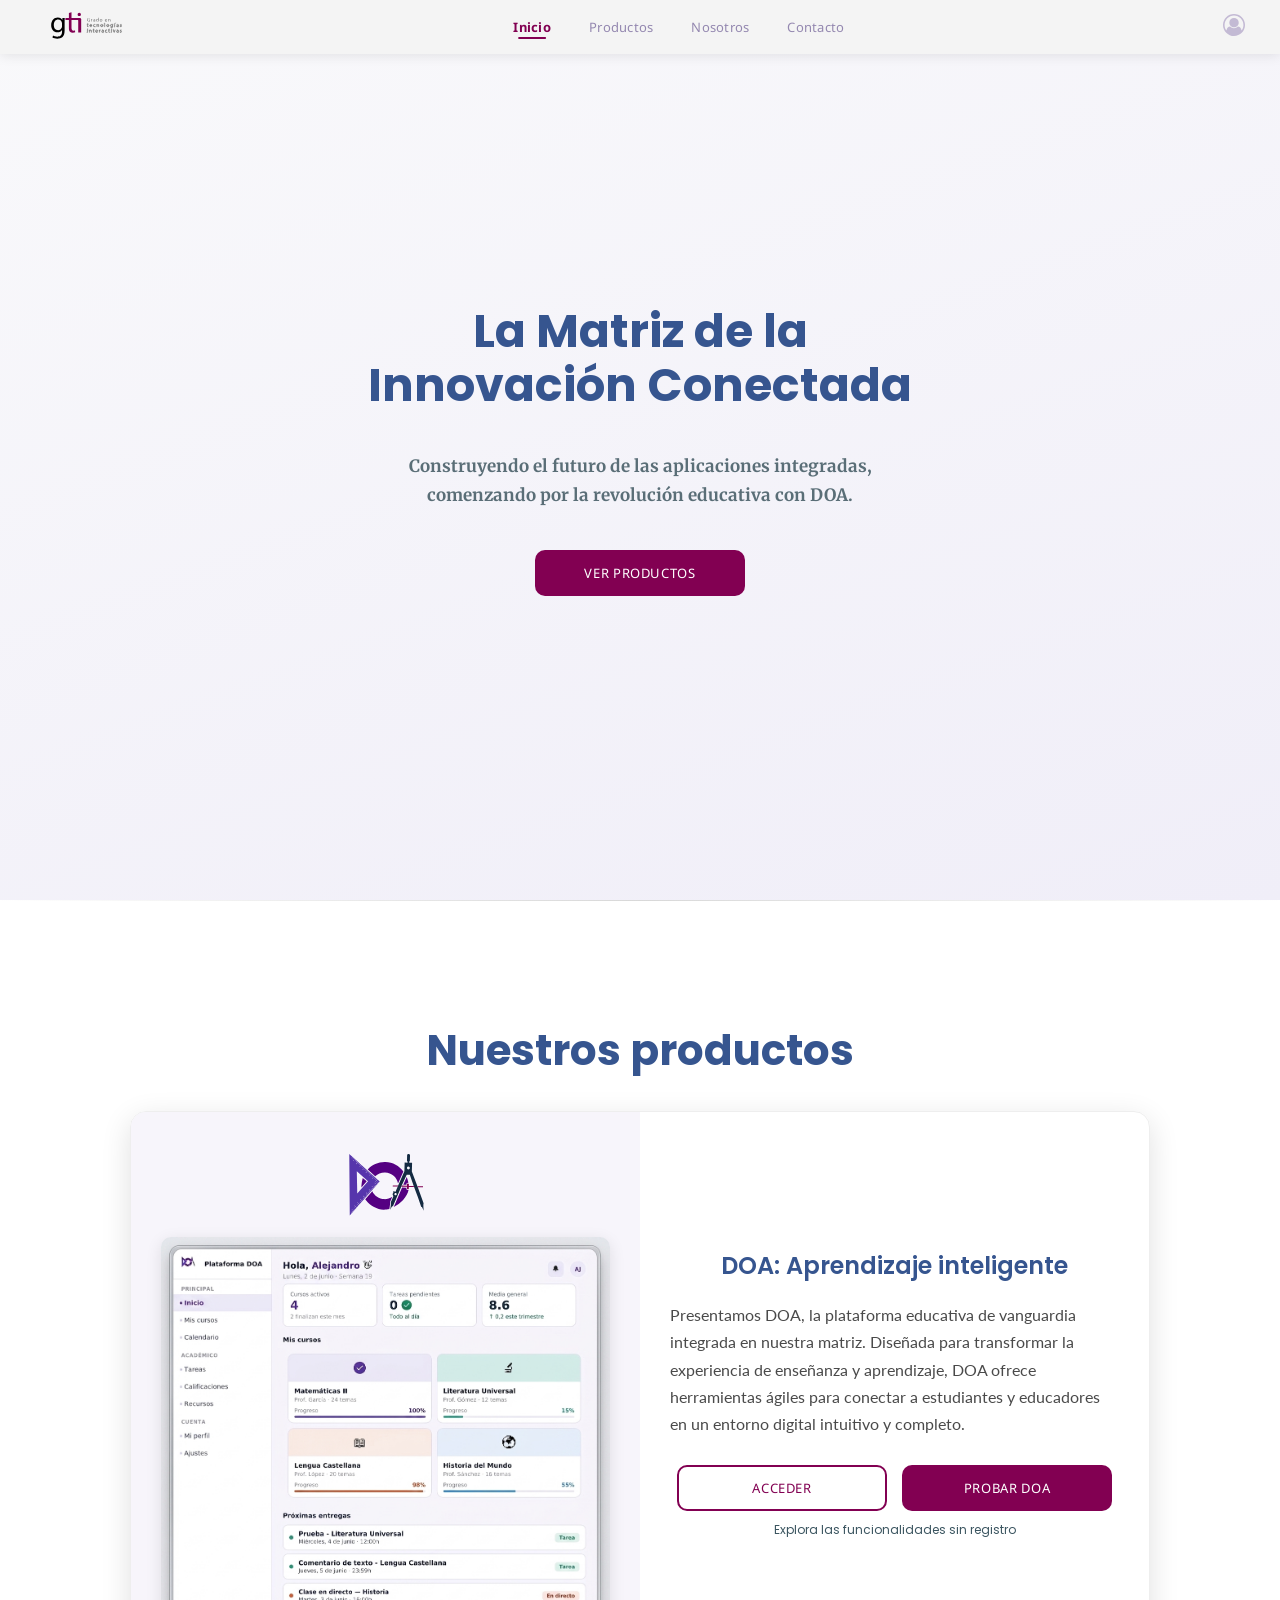
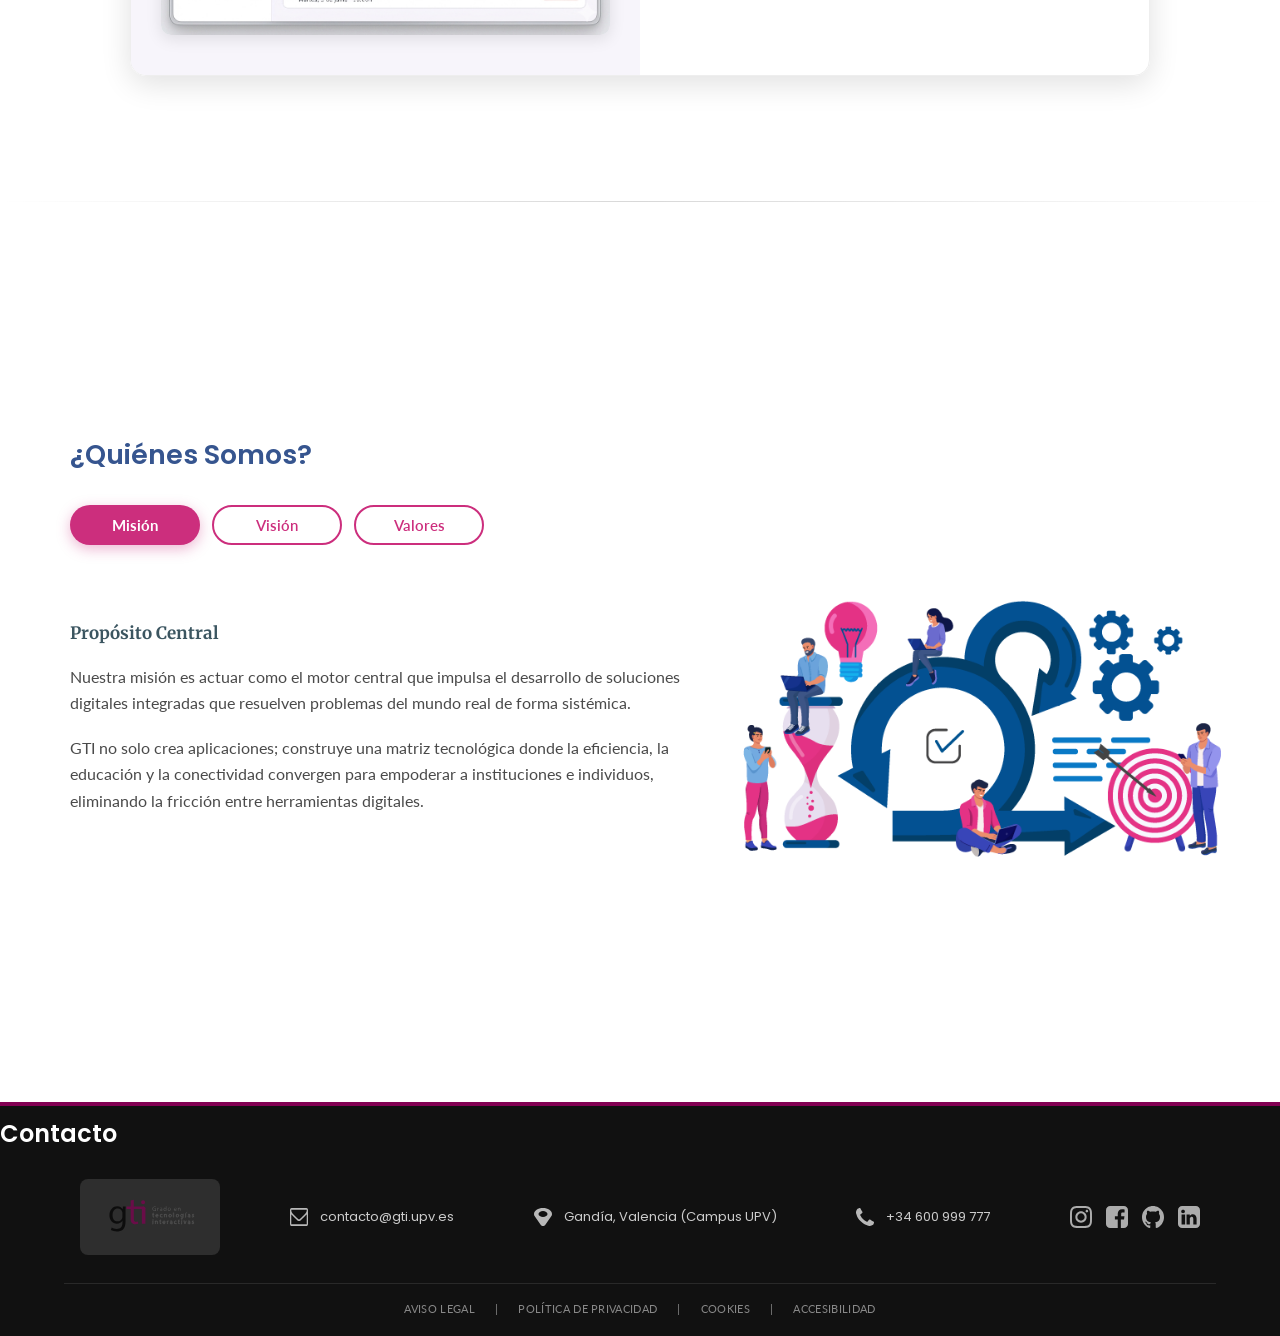
<file: index.html>
<!doctype html>
<html lang="es">
<head>
    <meta charset="UTF-8">
    <meta name="viewport"
          content="width=device-width, user-scalable=no, initial-scale=1.0, maximum-scale=1.0, minimum-scale=1.0">
    <meta http-equiv="X-UA-Compatible" content="ie=edge">
    <title>GTI</title>

    <link rel="stylesheet" href="css/estilos_GTI.css">
    <script defer src="js/botonesNosotros.js"></script>
    <script defer src="js/nav.js"></script>
    <script defer src="js/menu.js"></script>

</head>
<body>
<header id="cabecera">
    <a href="#sección-inicio"><img src="images/logoGTI.svg" alt="Logo GTI"></a>
    <nav>
        <ul>
            <li><a href="#sección-inicio" class="botón-sección">Inicio</a></li>
            <li><a href="#sección-productos" class="botón-sección">Productos</a></li>
            <li><a href="#sección-nosotros" class="botón-sección">Nosotros</a></li>
            <li><a href="#sección-contacto" class="botón-sección">Contacto</a></li>
        </ul>
    </nav>
    <a href="GTI/loginGTI.php"><img id="icono-perfil" src="images/icono-perfil.svg" alt="icono login"></a>

    <!-- Menú hamburguesa -->
    <button id="btn-menu" aria-label="Abrir menú">&#9776;</button> <!-- Trigram for Heaven jijiji -->
</header>

<!-- SECCIÓN INICIO -->
<section id="sección-inicio">
    <h1>La Matriz de la Innovación Conectada</h1>
    <h3>Construyendo el futuro de las aplicaciones integradas, comenzando por la revolución educativa con DOA.</h3>
    <a href="#sección-productos" class="btn-principal">VER PRODUCTOS</a>
</section>
<hr>
<!-- FIN SECCIÓN INICIO -->

<!-- SECCIÓN PRODUCTOS -->
<section id="sección-productos">
    <h1>Nuestros productos</h1>
    <div id="contenedor-productos">
        <div class="contenedores_DOA">
            <img id="logo-DOA" src="images/logoDOA.svg" alt="Logo DOA">
            <img id="mockup-DOA" src="images/imagen_mockup.png" alt="Mock-up DOA">
        </div>

        <div class="contenedores_DOA">
            <h2>DOA: Aprendizaje inteligente</h2>
            <p>Presentamos DOA, la plataforma educativa de vanguardia integrada en nuestra matriz. Diseñada para transformar la experiencia de enseñanza y aprendizaje, DOA ofrece herramientas ágiles para conectar a estudiantes y educadores en un entorno digital intuitivo y completo.</p>
            <div id="contenedor-botones">
                <a href="DOA/login_DOA" class="btn">ACCEDER</a>
                <a href="DOA/prueba.html" class="btn-principal">PROBAR DOA</a>
            </div>
            <label>Explora las funcionalidades sin registro</label>
        </div>
    </div>
</section>
<hr>
<!-- FIN SECCIÓN PRODUCTOS -->

<!-- SECCIÓN NOSOTROS -->
<section id="sección-nosotros">
    <h2 id="encabezado-principal">¿Quiénes Somos?</h2>

    <!-- Contenedor botones -->
    <div class="contenedor_botones">
        <button id="btn-mision" class="tab-btn active" onclick="mostrarContenido('mision')">Misión</button>
        <button id="btn-vision" class="tab-btn" onclick="mostrarContenido('vision')">Visión</button>
        <button id="btn-valores" class="tab-btn" onclick="mostrarContenido('valores')">Valores</button>
    </div>

    <!-- Bloque misión -->
    <div id="bloque-mision" class="contenido-flex">
        <div class="texto-columna">
            <h3>Propósito Central</h3>
            <div>
                <p>Nuestra misión es actuar como el motor central que impulsa el desarrollo de soluciones digitales integradas que resuelven problemas del mundo real de forma sistémica.</p>
                <p>GTI no solo crea aplicaciones; construye una matriz tecnológica donde la eficiencia, la educación y la conectividad convergen para empoderar a instituciones e individuos, eliminando la fricción entre herramientas digitales.</p>
            </div>
        </div>
        <div class="imagen-columna">
            <img id="img-mision" src="images/imagen_mision.png" alt="Misión GTI">
        </div>
    </div>

    <!-- Bloque visión -->
    <div id="bloque-vision" class="contenido-flex" style="display: none;">
        <div class="texto-columna">
            <h3>Horizonte GTI</h3>
            <div>
                <p>Convertirnos en el ecosistema tecnológico líder a nivel global, donde cada aplicación de la matriz sea un estándar de calidad, interoperabilidad y facilidad de uso.</p>
                <p>Aspiramos a un futuro donde la tecnología de GTI sea un puente invisible y potente que conecte a las personas con sus metas educativas y profesionales, creando una infraestructura digital orgánica.</p>
            </div>
        </div>
        <div class="imagen-columna">
            <img id="img-vision" src="images/imagen_vision.png" alt="Visión GTI">
        </div>
    </div>

    <!-- Bloque valores -->
    <div id="bloque-valores" class="contenido-flex" style="display: none;">
        <div class="contenedor-valores">
            <div class="valores">
                <img src="images/icono-cerebro.png" alt="icono cerebro">
                <h3>Innovación</h3>
                <div>
                    <p>
                        La tecnología debe servir a la persona, no al revés. Buscamos soluciones creativas y humanas.
                    </p>
                </div>
            </div>

            <div class="valores">
                <img src="images/icono-conexión.png" alt="icono conexión">
                <h3>Conexión</h3>
                <div>
                    <p>
                        Creemos en la fuerza de un sistema donde todo se comunica de forma transparente.
                    </p>
                </div>
            </div>

            <div class="valores">
                <img src="images/icono-seguridad.png" alt="icono seguridad">
                <h3>Integración</h3>
                <div>
                    <p>
                        Construimos software confiable, abierto y ético para proteger el futuro de nuestros usuarios.
                    </p>
                </div>
            </div>
        </div>
    </div>
</section>
<!-- FIN SECCIÓN NOSOTROS -->

<!-- SECCIÓN CONTACTO -->
<footer id="sección-contacto">
    <h2>Contacto</h2>
    <div id="contenedor-contacto">

        <div id="logo-GTI" class="contactos">
            <a href="#sección-inicio"><img src="images/logoGTI.svg" alt="Logo GTI"></a>
        </div>

        <div class="contactos">
            <img src="images/icono-correo.svg" alt="icono-correo">
            <label>contacto@gti.upv.es</label>
        </div>

        <div class="contactos">
            <img src="images/icono-ubi.svg" alt="icono-ubi">
            <label>Gandía, Valencia (Campus UPV)</label>
        </div>

        <div class="contactos">
            <img src="images/icono-tfno.svg" alt="icono-tfno">
            <label>+34 600 999 777</label>
        </div>

        <div class="rrss">
            <img src="images/icono-github.svg" alt="icono-github">
            <img src="images/icono-linked.svg" alt="icono-linked">
            <img src="images/icono-insta.svg" alt="icono-insta">
            <img src="images/icono-fb.svg" alt="icono-fb">
        </div>
    </div>

    <hr id="hr-contacto">

    <div id="contenedor-info">
        <p>AVISO LEGAL</p>
        <p>|</p>
        <p>POLÍTICA DE PRIVACIDAD</p>
        <p>|</p>
        <p>COOKIES</p>
        <p>|</p>
        <p>ACCESIBILIDAD</p>
    </div>

</footer>
<!-- FIN SECCIÓN CONTACTO -->

</body>
</html>
</file>
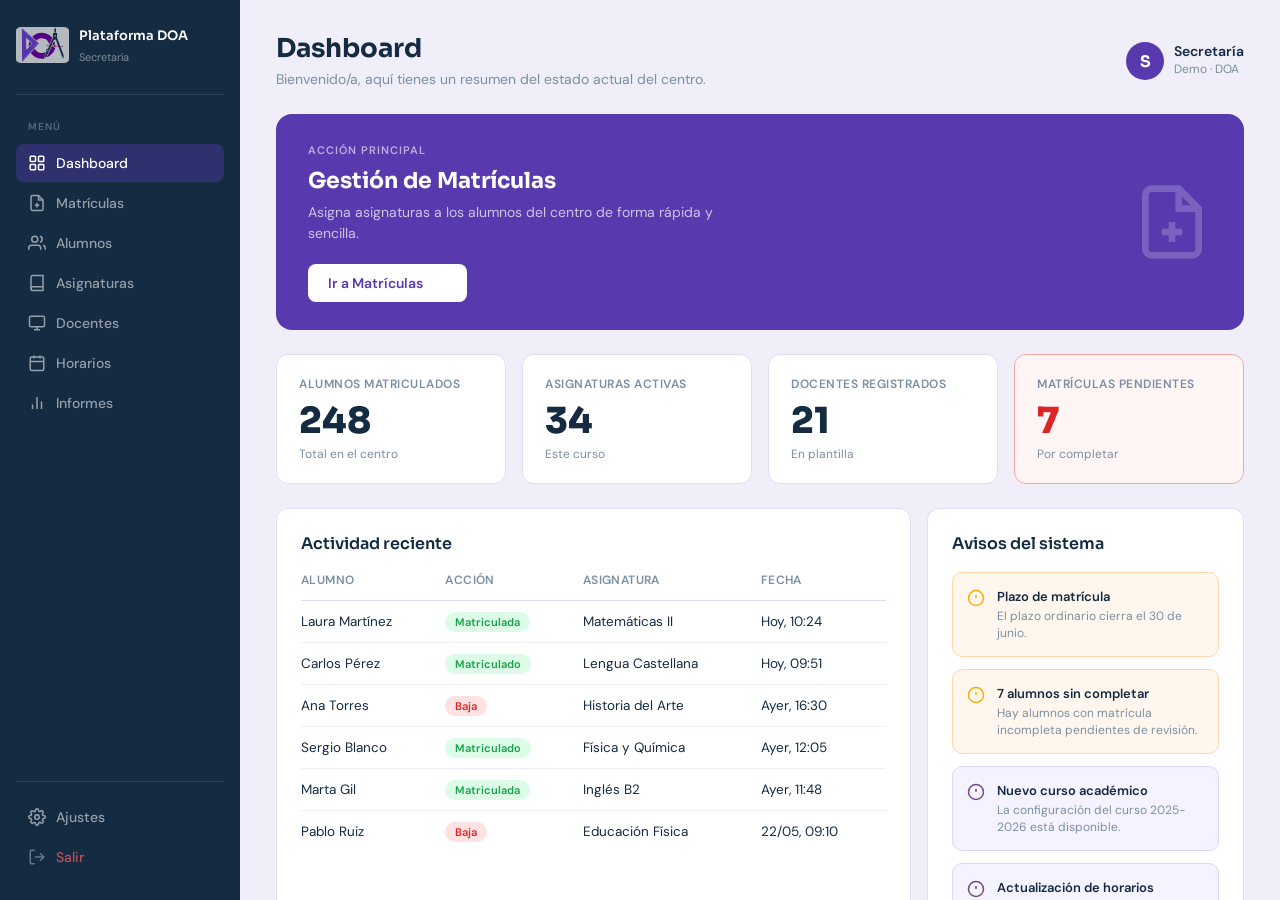
<file: DOA/app/dashboard_secretaria.html>
<!DOCTYPE html>
<html lang="es">
<head>
    <meta charset="UTF-8">
    <meta name="viewport" content="width=device-width, initial-scale=1.0">
    <title>Dashboard — Secretaría</title>

    <base href="../../">
    <link rel="stylesheet" href="css/estilos_dashboard.css">
</head>
<body>

<!-- CONTENEDOR PRINCIPAL (sidebar y contenido) -->
<div id="contenedor-app">


    <!-- SIDEBAR -->
    <aside id="sidebar">

        <!-- Logo -->
        <div id="sidebar-logo">
            <div id="logo-doa"><img src="images/logoDOA.svg" alt="Logo DOA"></div>
            <div id="sidebar-logo-texto">
                <span id="sidebar-nombre">Plataforma DOA</span>
                <span id="sidebar-rol">Secretaría</span>
            </div>
        </div>

        <!-- Navegación -->
        <nav id="sidebar-nav">
            <p class="etiqueta-nav">MENÚ</p>

            <a class="enlace-nav activo">
                <img src="images/icono-dashboard.svg" alt="Dashboard">
                Dashboard
            </a>

            <a href="DOA/app/matricula/matriculas.php" class="enlace-nav enlace-matriculas">
                <img src="images/icono-matriculas.svg" alt="Matrículas">
                Matrículas
            </a>

            <a class="enlace-nav">
                <img src="images/icono-alumnos.svg" alt="Alumnos">
                Alumnos
            </a>

            <a class="enlace-nav">
                <img src="images/icono-asignaturas.svg" alt="Asignaturas">
                Asignaturas
            </a>

            <a class="enlace-nav">
                <img src="images/icono-docentes.svg" alt="Docentes">
                Docentes
            </a>

            <a class="enlace-nav">
                <img src="images/icono-horarios.svg" alt="Horarios">
                Horarios
            </a>

            <a class="enlace-nav">
                <img src="images/icono-informes.svg" alt="Informes">
                Informes
            </a>
        </nav>


        <div id="sidebar-abajo">
            <a href="#" class="enlace-nav">
                <img src="images/icono-ajustes.svg" alt="Ajustes">
                Ajustes
            </a>
            <a href="DOA/prueba.html" class="enlace-nav enlace-salir">
                <img src="images/icono-salir.svg" alt="Salir">
                Salir
            </a>
        </div>

    </aside>
    <!-- FIN SIDEBAR -->


    <!-- CONTENIDO PRINCIPAL -->
    <main id="contenido">

        <!-- Cabecera del contenido -->
        <div id="cabecera-contenido">
            <div>
                <h1>Dashboard</h1>
                <p id="subtitulo-cabecera">Bienvenido/a, aquí tienes un resumen del estado actual del centro.</p>
            </div>
            <div id="info-usuario">
                <div id="avatar-usuario">S</div>
                <div>
                    <p id="nombre-usuario">Secretaría</p>
                    <p id="centro-usuario">Demo · DOA</p>
                </div>
            </div>
        </div>


        <!-- ACCESO RÁPIDO A MATRÍCULAS -->
        <a href="DOA/app/matricula/matriculas.php" id="tarjeta-matriculas-destacada">
            <div id="texto-tarjeta-destacada">
                <p id="etiqueta-tarjeta-destacada">Acción principal</p>
                <h2>Gestión de Matrículas</h2>
                <p id="desc-tarjeta-destacada">Asigna asignaturas a los alumnos del centro de forma rápida y sencilla.</p>
                <div id="btn-ir-matriculas">
                    Ir a Matrículas
                    <img src="images/icono-flecha.svg" alt="Ir">
                </div>
            </div>
            <img src="images/icono-matriculas.svg" alt="Matrículas" id="imagen-tarjeta-destacada">
        </a>


        <!-- FILA DE ESTADÍSTICAS -->
        <div id="fila-estadisticas">

            <div class="tarjeta-stat">
                <p class="titulo-stat">Alumnos matriculados</p>
                <p class="numero-stat">248</p>
                <p class="pie-stat">Total en el centro</p>
            </div>

            <div class="tarjeta-stat">
                <p class="titulo-stat">Asignaturas activas</p>
                <p class="numero-stat">34</p>
                <p class="pie-stat">Este curso</p>
            </div>

            <div class="tarjeta-stat">
                <p class="titulo-stat">Docentes registrados</p>
                <p class="numero-stat">21</p>
                <p class="pie-stat">En plantilla</p>
            </div>

            <div class="tarjeta-stat tarjeta-stat-alerta">
                <p class="titulo-stat">Matrículas pendientes</p>
                <p class="numero-stat numero-alerta">7</p>
                <p class="pie-stat">Por completar</p>
            </div>

        </div>


        <!-- Tabla de actividad reciente y avisos (es de mentira) -->
        <div id="fila-inferior">

            <!-- Actividad reciente -->
            <div class="tarjeta-panel" id="panel-actividad">
                <h3>Actividad reciente</h3>
                <table id="tabla-actividad">
                    <thead>
                    <tr>
                        <th>Alumno</th>
                        <th>Acción</th>
                        <th>Asignatura</th>
                        <th>Fecha</th>
                    </tr>
                    </thead>
                    <tbody>
                    <tr>
                        <td>Laura Martínez</td>
                        <td><span class="etiqueta-accion accion-alta">Matriculada</span></td>
                        <td>Matemáticas II</td>
                        <td>Hoy, 10:24</td>
                    </tr>
                    <tr>
                        <td>Carlos Pérez</td>
                        <td><span class="etiqueta-accion accion-alta">Matriculado</span></td>
                        <td>Lengua Castellana</td>
                        <td>Hoy, 09:51</td>
                    </tr>
                    <tr>
                        <td>Ana Torres</td>
                        <td><span class="etiqueta-accion accion-baja">Baja</span></td>
                        <td>Historia del Arte</td>
                        <td>Ayer, 16:30</td>
                    </tr>
                    <tr>
                        <td>Sergio Blanco</td>
                        <td><span class="etiqueta-accion accion-alta">Matriculado</span></td>
                        <td>Física y Química</td>
                        <td>Ayer, 12:05</td>
                    </tr>
                    <tr>
                        <td>Marta Gil</td>
                        <td><span class="etiqueta-accion accion-alta">Matriculada</span></td>
                        <td>Inglés B2</td>
                        <td>Ayer, 11:48</td>
                    </tr>
                    <tr>
                        <td>Pablo Ruiz</td>
                        <td><span class="etiqueta-accion accion-baja">Baja</span></td>
                        <td>Educación Física</td>
                        <td>22/05, 09:10</td>
                    </tr>
                    </tbody>
                </table>
            </div>

            <!-- Avisos -->
            <div class="tarjeta-panel" id="panel-avisos">
                <h3>Avisos del sistema</h3>
                <div id="lista-avisos">

                    <div class="aviso aviso-naranja">
                        <img src="images/icono-alerta.svg" alt="Aviso">
                        <div>
                            <p class="titulo-aviso">Plazo de matrícula</p>
                            <p class="texto-aviso">El plazo ordinario cierra el 30 de junio.</p>
                        </div>
                    </div>

                    <div class="aviso aviso-naranja">
                        <img src="images/icono-alerta.svg" alt="Aviso">
                        <div>
                            <p class="titulo-aviso">7 alumnos sin completar</p>
                            <p class="texto-aviso">Hay alumnos con matrícula incompleta pendientes de revisión.</p>
                        </div>
                    </div>

                    <div class="aviso aviso-morado">
                        <img src="images/icono-alerta.svg" alt="Aviso">
                        <div>
                            <p class="titulo-aviso">Nuevo curso académico</p>
                            <p class="texto-aviso">La configuración del curso 2025-2026 está disponible.</p>
                        </div>
                    </div>

                    <div class="aviso aviso-morado">
                        <img src="images/icono-alerta.svg" alt="Aviso">
                        <div>
                            <p class="titulo-aviso">Actualización de horarios</p>
                            <p class="texto-aviso">Los horarios del segundo trimestre han sido publicados.</p>
                        </div>
                    </div>

                </div>
            </div>

        </div>
        <!-- FIN FILA INFERIOR -->

    </main>
    <!-- FIN CONTENIDO PRINCIPAL -->

</div>
<!-- FIN CONTENEDOR PRINCIPAL -->

</body>
</html>
</file>
<file: css/estilos_GTI.css>
/* TIPOGRAFÍAS */
@import url('https://fonts.googleapis.com/css2?family=Lato:ital,wght@0,100;0,300;0,400;0,700;0,900;1,100;1,300;1,400;1,700;1,900&family=Merriweather:ital,opsz,wght@0,18..144,300..900;1,18..144,300..900&family=Noto+Sans:ital,wght@0,100..900;1,100..900&family=Poppins:ital,wght@0,100;0,200;0,300;0,400;0,500;0,600;0,700;0,800;0,900;1,100;1,200;1,300;1,400;1,500;1,600;1,700;1,800;1,900&display=swap');

* {
    margin: 0;
    padding: 0;
    box-sizing: border-box;
}

html {
    scroll-behavior: smooth;
}

h1 {
    font-family: 'Poppins', sans-serif;
    color: #36558F;
    font-size: 42px;
    line-height: 1.2;
}

h2 {
    font-family: 'Poppins', sans-serif;
    color: #36558F;
    font-size: 27px;
    font-weight: 600; /* semibold */
}

h3 {
    font-family: 'Merriweather', sans-serif;
    color: #3B5560;
    font-size: 16px;
}

a {
    text-decoration: none;
    color: inherit;
}

ul {
    list-style-type: none; /* quita los puntos */
}

p {
    font-family: 'Lato', sans-serif;
    line-height: 1.65;
    font-size: 16px;
    color: #4a4a4a;
}

label {
    font-family: 'Poppins', sans-serif;
    color: #3B5560;
    font-size: 12px;
}

.btn-principal {
    display: flex;
    text-align: center;
    justify-content: center;
    align-items: center;

    width: 210px;
    height: 46px;

    font-family: 'Noto sans', sans-serif;
    font-size: 13px;
    letter-spacing: 0.05em;
    background-color: #820052;
    color: #fff;
    padding: 20px;
    border: none;
    border-radius: 10px;

    cursor: pointer;
}

.btn-principal:hover {
    background-color: #6a0043;
}

.btn {
    display: flex;
    text-align: center;
    justify-content: center;
    align-items: center;

    width: 210px;
    height: 46px;

    font-family: 'Noto sans', sans-serif;
    font-size: 13px;
    letter-spacing: 0.05em;
    border: 2px solid #820052;
    background-color: white;
    color: #820052;

    padding: 20px;
    border-radius: 10px;

    cursor: pointer;
}

.btn:hover {
    background-color: #fff0f8;
}

hr:not(#hr-contacto) {
    border: 0;
    height: 1px;
    background: linear-gradient(to right, transparent, #d8d8d8, transparent);
    margin: 0;
}


/* CABECERA */

#cabecera {
    width: 100%;
    background-color: rgba(244, 244, 244, 0.96);
    backdrop-filter: blur(8px);
    display: flex;

    justify-content: space-between;
    align-items: center;
    flex-direction: row;

    position: fixed;
    z-index: 100;

    box-shadow: 0 1px 12px rgba(0, 0, 0, 0.1);

    img {
        width: 100px;
        height: 50px;
        margin-left: 35px;
    }

    #icono-perfil {
        width: 22px;
        height: 22px;
        margin-left: 0;
        margin-right: 35px;
        opacity: 0.6;
    }

    #icono-perfil:hover {
        opacity: 1;
    }

    nav ul {
        display: flex;
        justify-content: center;
        align-items: center;
        gap: 6px;
        padding: 0 20px;

        li a {
            display: block;
            padding: 7px 16px;
            border-radius: 20px;

            color: #9488b0;
            font-family: 'Noto sans', sans-serif;
            font-size: 13px;
            letter-spacing: 0.02em;

            position: relative;
        }

        li a::after {
            content: '';
            position: absolute;
            bottom: 4px;
            left: 50%;
            transform: translateX(-50%);
            width: 0;
            height: 2px;
            background-color: #820052;
            border-radius: 2px;
            transition: width 0.25s ease;
        }

        li a:hover {
            color: #820052;
        }

        li a:hover::after {
            width: 40%;
        }

        li a.activo {
            color: #820052;
            font-weight: 700;
        }

        li a.activo::after {
            width: 40%;
        }
    }

    /* Botón menú hamburguesa */
    #btn-menu {
        display: none;
        background: none;
        border: none;
        font-size: 24px;
        color: #36558F;
        cursor: pointer;
        margin-right: 20px;
        padding: 5px 10px;
    }
}


#logo-DOA {
    width: 80px;
    height: auto;
}

section {
    height: 100dvh;
    display: flex;
    flex-direction: column;
    justify-content: center;
    align-items: center;
}


/* SECCIÓN INICIO */

#sección-inicio {
    row-gap: 40px;
    background: linear-gradient(160deg, #f9f9fb 0%, #f0eef8 100%);

    h1 {
        width: 560px;
        text-align: center;
        font-size: 46px;
        line-height: 1.18;
    }

    h3 {
        width: 540px;
        text-align: center;
        font-size: 17px;
        line-height: 1.7;
        color: #5a6e77;
    }
}


/*  SECCIÓN PRODUCTOS  */

#sección-productos {

    h1 {
        padding-bottom: 35px;
    }

    #contenedor-productos {
        display: flex;
        width: 1020px;
        height: auto;
        align-items: stretch;
        justify-content: center;

        box-shadow: 0 8px 30px rgba(0, 0, 0, 0.12);
        border-radius: 16px;
        overflow: hidden;
        border: 1px solid #eee;
    }

    .contenedores_DOA {
        display: flex;
        width: 510px;
        align-items: center;
        justify-content: center;
        flex-direction: column;
        padding: 40px 30px;

        &:first-child {
            background-color: #f7f5fb;
            gap: 20px;
        }

        #mockup-DOA {
            width: 100%;
            max-width: 500px;
            height: auto;
            border-radius: 10px;
            box-shadow: 0 4px 16px rgba(0,0,0,0.1);
        }

        h2 {
            padding: 0 0 18px 0;
            font-size: 24px;
        }

        p {
            width: 100%;
            padding-bottom: 28px;
            line-height: 1.7;
        }

        #contenedor-botones {
            display: flex;
            width: 100%;
            justify-content: center;
            flex-direction: row;
            gap: 15px;
        }

        label {
            padding-top: 10px;
            display: block;
            text-align: center;
            width: 100%;
        }
    }
}


/*  SECCIÓN NOSOTROS  */

#sección-nosotros {

    #encabezado-principal {
        align-self: flex-start;
        padding-left: 70px;
    }

    .contenedor_botones {
        align-self: flex-start;
        padding-left: 70px;
        padding-bottom: 40px;
        padding-top: 30px;
        display: flex;
        gap: 12px;

        .tab-btn.active {
            font-family: Lato, serif;
            font-size: 15px;
            font-weight: 700;

            width: 130px;
            height: 40px;

            border-radius: 50px;
            box-shadow: 0 4px 14px rgba(204, 46, 125, 0.35);

            background-color: #CC2E7D;
            color: white;
            border: none;

            cursor: pointer;
        }

        .tab-btn {
            font-family: Lato, serif;
            font-size: 15px;
            font-weight: 600;

            width: 130px;
            height: 40px;

            border-radius: 50px;

            background-color: white;
            border: 2px solid #CC2E7D;
            color: #CC2E7D;

            cursor: pointer;

            transition: all 0.25s ease;
        }

        .tab-btn:hover {
            transform: scale(1.05);
        }
    }

    .contenido-flex {
        width: 100%;
        display: flex;
        flex-direction: row;
        justify-content: space-between;
        align-items: center;
        gap: 40px;

        h3 {
            padding-bottom: 20px;
            font-size: 17px;
        }

        p {
            padding-bottom: 18px;
        }

        .texto-columna {
            max-width: 48%;
            margin-left: 70px;
        }

        .imagen-columna {
            flex: 1;
            display: flex;
            justify-content: flex-end;
            align-items: center;

            #img-mision {
                padding-right: 50px;
                max-width: 100%;
                height: auto;
                max-height: 320px;
            }

            #img-vision {
                padding-right: 50px;
                max-width: 80%;
                height: auto;
                max-height: 300px;
            }
        }
    }

    .contenedor-valores {
        padding-top: 30px;
        display: flex;
        margin: 0 70px;
        flex-direction: row;
        gap: 24px;

        .valores {
            flex: 1;
            height: auto;
            min-height: 270px;
            background-color: #fff;
            border: 1.5px solid #e8e2f0;
            border-radius: 20px;
            padding: 28px 28px 32px 28px;

            /* Línea de color superior */
            border-top: 4px solid #CC2E7D;

            h3 {
                padding-top: 16px;
                padding-bottom: 16px;
                margin-left: 0;
                font-size: 15px;
            }

            p {
                margin-left: 0;
                width: auto;
                font-size: 15px;
                line-height: 1.6;
            }

            img {
                margin-left: 0;
                margin-top: 0;
                width: 52px;
                height: 52px;
            }
        }
    }
}


/*  SECCIÓN CONTACTO  */

#sección-contacto {
    height: auto;
    background: #111;
    border-top: 4px solid #820052;
    box-sizing: border-box;
    padding-top: 10px;

    #contenedor-contacto {
        display: flex;
        flex-direction: row;
        justify-content: space-between;
        align-items: center;

        padding: 28px 80px 28px 80px;
    }

    h2 {
        font-family: 'Poppins', sans-serif;
        color: white;
        font-size: 24px;
        padding-left: 0;
    }

    #logo-GTI {
        img {
            width: 120px;
            height: 60px;
        }
        width: fit-content;
        height: fit-content;
        background-color: rgba(255, 255, 255, 0.12);
        border-radius: 8px;
        padding: 6px 10px;
    }

    .contactos {
        display: flex;
        align-items: center;
        gap: 2px;

        img {
            opacity: 0.7;
            width: 18px;
            height: 18px;
        }

        label {
            width: auto;
            color: #ccc;
            padding: 8px 10px;
            font-size: 13px;
        }
    }

    .rrss {
        display: flex;
        flex-direction: row;
        gap: 14px;
        width: auto;
        height: auto;

        img {
            width: 22px;
            height: 22px;
            opacity: 0.65;
        }

        img:hover {
            opacity: 1;
        }
    }

    #hr-contacto {
        display: block;
        width: 90%;
        margin: 0 auto;
        border: none;
        border-top: 1px solid rgba(255, 255, 255, 0.1);
        height: 0;
    }

    #contenedor-info {
        display: flex;
        justify-content: center;
        color: #888;
        padding: 16px 0 18px 0;
        gap: 0;

        p {
            font-size: 11px;
            padding: 0 10px;
            color: #888;
            letter-spacing: 0.03em;
        }

        p:hover {
            color: #ccc;
            cursor: pointer;
        }
    }
}


/* RESPONSIVE MOBILE */

@media (max-width: 1054px) {

    /* -- CABECERA -- */
    #cabecera {

        img {
            width: 80px;
            height: 40px;
            margin-left: 15px;
        }

        #icono-perfil {
            display: none;
        }

        nav {
            display: none;
            position: absolute;
            top: 62px;
            left: 0;
            width: 100%;
            background-color: #F4F4F4;
            box-shadow: 0 4px 12px rgba(0, 0, 0, 0.12);
            z-index: 99;

            ul {
                flex-direction: column;
                padding: 8px 0;
                gap: 0;

                li a {
                    display: block;
                    width: 100%;
                    padding: 14px 24px;
                    border-radius: 0;
                    border-bottom: 1px solid #eaeaea;
                    font-size: 15px;
                }

                li a::after {
                    display: none;
                }

                li a.activo {
                    color: #820052;
                    background-color: #fff5fb;
                    font-weight: 700;
                }

                li:last-child a {
                    border-bottom: none;
                }
            }
        }

        nav.abierto {
            display: block;
        }

        #btn-menu {
            display: block;
        }
    }

    /* -- SECCIÓN INICIO -- */
    #sección-inicio {
        row-gap: 30px;
        padding: 90px 25px 50px 25px;
        height: auto;
        min-height: 100dvh;

        h1 {
            width: 100%;
            font-size: 30px;
            text-align: center;
        }

        h3 {
            width: 100%;
            font-size: 15px;
            text-align: center;
        }

        .btn-principal {
            width: 190px;
        }
    }

    hr:not(#hr-contacto) {
        margin: 0;
    }

    /* -- SECCIÓN PRODUCTOS -- */
    #sección-productos {
        height: auto;
        padding: 60px 16px 50px 16px;

        h1 {
            font-size: 26px;
            padding-bottom: 20px;
            text-align: center;
        }

        #contenedor-productos {
            flex-direction: column;
            width: 100%;
            height: auto;
        }

        .contenedores_DOA {
            width: 100%;
            padding: 28px 20px;

            &:first-child {
                padding-bottom: 20px;
            }

            #mockup-DOA {
                max-width: 100%;
            }

            h2 {
                text-align: center;
                font-size: 21px;
                padding: 0 0 12px 0;
            }

            p {
                padding-bottom: 18px;
                text-align: center;
                font-size: 15px;
            }

            #contenedor-botones {
                flex-direction: column;
                align-items: center;
                gap: 12px;
            }

            label {
                text-align: center;
                padding-top: 10px;
            }

            .btn,
            .btn-principal {
                width: 85%;
                max-width: 280px;
            }
        }
    }

    /* -- SECCIÓN NOSOTROS -- */
    #sección-nosotros {
        height: auto;
        padding: 60px 20px 50px 20px;
        align-items: flex-start;

        #encabezado-principal {
            padding-left: 0;
            font-size: 22px;
        }

        .contenedor_botones {
            padding-left: 0;
            padding-top: 22px;
            padding-bottom: 22px;
            flex-wrap: wrap;
            gap: 10px;

            .tab-btn,
            .tab-btn.active {
                width: 105px;
                height: 38px;
                font-size: 14px;
            }
        }

        .contenido-flex {
            flex-direction: column;
            gap: 16px;

            .texto-columna {
                max-width: 100%;
                margin-left: 0;

                h3 {
                    padding-bottom: 14px;
                    font-size: 15px;
                }

                p {
                    padding-bottom: 12px;
                    font-size: 15px;
                }
            }

            .imagen-columna {
                width: 100%;
                justify-content: center;

                #img-mision,
                #img-vision {
                    padding-right: 0;
                    max-width: 85%;
                    height: auto;
                }
            }
        }

        .contenedor-valores {
            flex-direction: column;
            padding-top: 10px;
            margin: 0;
            gap: 16px;
            width: 100%;

            .valores {
                width: 100%;
                min-height: auto;
                padding: 22px 22px 26px 22px;
                border-radius: 16px;

                h3 {
                    font-size: 15px;
                    padding-top: 12px;
                    padding-bottom: 12px;
                }

                p {
                    font-size: 15px;
                }
            }
        }
    }

    /* -- SECCIÓN CONTACTO -- */
    #sección-contacto {

        h2 {
            text-align: center;
            font-size: 21px;
            padding: 20px 0 0 0;
        }

        #contenedor-contacto {
            flex-direction: column;
            padding: 16px 28px 22px 28px;
            gap: 14px;
            align-items: flex-start;
        }

        #logo-GTI {
            align-self: center;

            img {
                width: 100px;
                height: 50px;
            }
        }

        .contactos {
            label {
                width: auto;
            }
        }

        .rrss {
            align-self: center;
            gap: 18px;

            img {
                width: 24px;
                height: 24px;
            }
        }

        #contenedor-info {
            flex-wrap: wrap;
            justify-content: center;
            gap: 4px;
            padding: 14px 12px 12px 12px;

            p {
                font-size: 10px;
                padding: 0 6px;
            }
        }
    }
}
</file>
